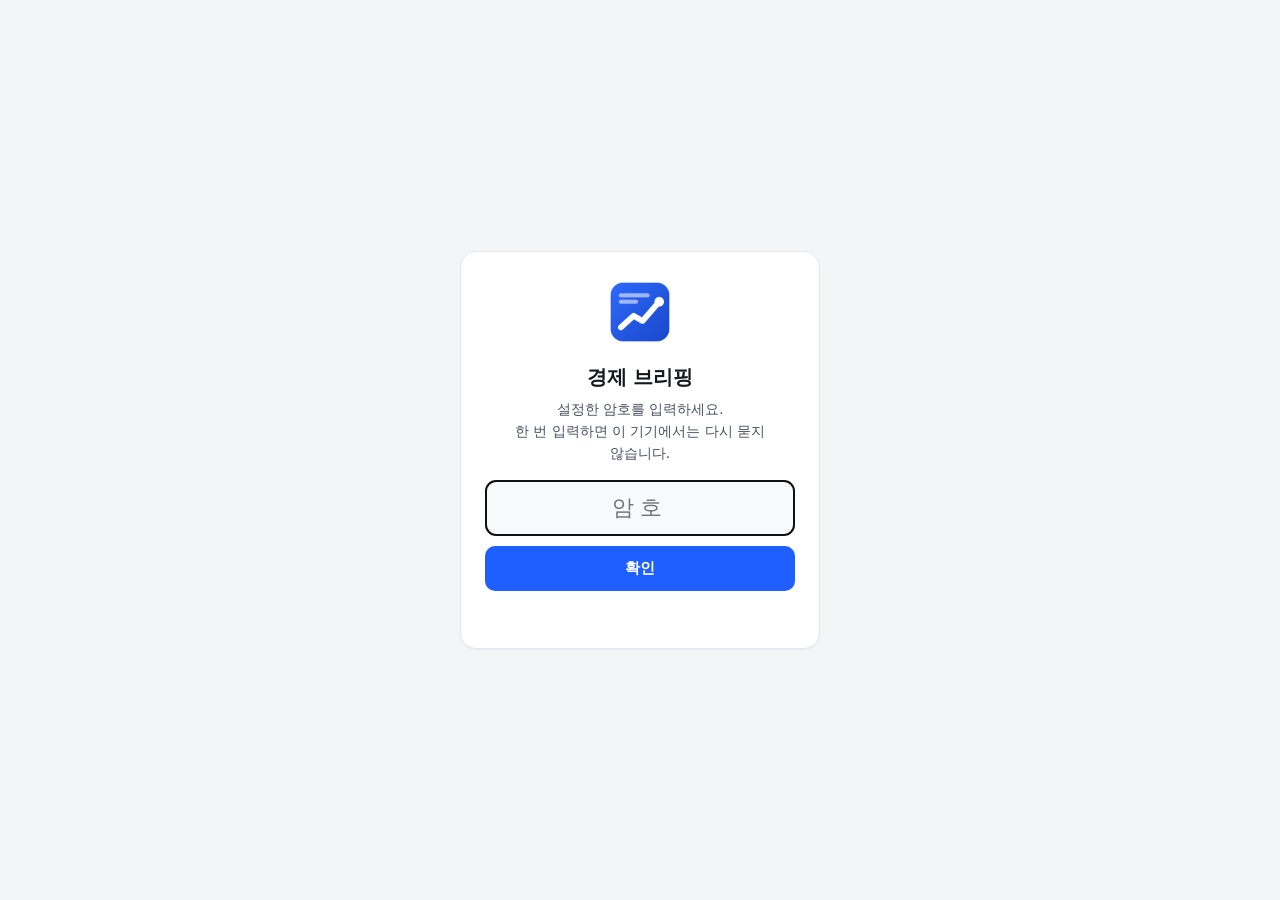
<file: index.html>
<!doctype html>
<html lang="ko">
<head>
  <meta charset="utf-8" />
  <meta name="viewport" content="width=device-width, initial-scale=1, viewport-fit=cover" />
  <meta name="theme-color" content="#1f5eff" />
  <title>경제 브리핑</title>
  <link rel="manifest" href="manifest.webmanifest" />
  <link rel="icon" href="icon.png" />
  <link rel="apple-touch-icon" href="icons/icon-192.png" />
  <link rel="stylesheet" href="style.css" />
  <script src="static-shim.js"></script>
</head>
<body>
  <div class="app">
    <header class="top">
      <div class="brand">
        <h1>경제 브리핑</h1>
        <span id="today" class="today"></span>
      </div>
      <nav class="tabs" role="tablist" aria-label="브리핑">
        <button class="tab" role="tab" data-tab="news" aria-selected="true">뉴스</button>
        <button class="tab" role="tab" data-tab="market" aria-selected="false">증시</button>
        <button class="tab" role="tab" data-tab="picks" aria-selected="false">종목</button>
      </nav>
      <div class="actions">
        <span id="updated" class="updated"></span>
        <button id="refresh" class="refresh" title="지금 탭의 브리핑을 새로 만듭니다">
          <svg viewBox="0 0 24 24" width="16" height="16" aria-hidden="true"><path fill="currentColor" d="M12 4a8 8 0 0 1 7.4 5H17v2h6V5h-2v2.3A10 10 0 0 0 2 12h2a8 8 0 0 1 8-8Zm8 8a8 8 0 0 1-14.9 4H7v-2H1v6h2v-2.3A10 10 0 0 0 22 12h-2Z"/></svg>
          <span>새로고침</span>
        </button>
      </div>
    </header>

    <main class="content">
      <div id="banner" class="banner" hidden></div>
      <section id="panel-news" class="panel" role="tabpanel"></section>
      <section id="panel-market" class="panel" role="tabpanel" hidden></section>
      <section id="panel-picks" class="panel" role="tabpanel" hidden></section>
    </main>

    <aside class="side">
      <nav class="side-tabs" role="tablist" aria-label="사이드">
        <button class="side-tab" role="tab" data-side="fx" aria-selected="true">환율</button>
        <button class="side-tab" role="tab" data-side="indices" aria-selected="false">지수</button>
        <button class="side-tab" role="tab" data-side="terms" aria-selected="false">용어</button>
      </nav>
      <section id="side-fx" class="side-panel">
        <ul id="fx" class="quotes"></ul>
        <p id="fx-meta" class="side-meta"></p>
      </section>
      <section id="side-indices" class="side-panel" hidden>
        <ul id="indices" class="quotes"></ul>
        <p id="indices-meta" class="side-meta"></p>
      </section>
      <section id="side-terms" class="side-panel" hidden>
        <div id="terms"></div>
      </section>
    </aside>
  </div>

  <!-- 핸드폰 화면에서만 보이는 하단 탭 -->
  <nav class="bottom-nav" aria-label="화면 전환">
    <button data-view="news"><span class="bn-ico" aria-hidden="true">📰</span>뉴스</button>
    <button data-view="market"><span class="bn-ico" aria-hidden="true">📈</span>증시</button>
    <button data-view="picks"><span class="bn-ico" aria-hidden="true">🎯</span>종목</button>
    <button data-view="quotes"><span class="bn-ico" aria-hidden="true">💱</span>시세</button>
    <button data-view="terms"><span class="bn-ico" aria-hidden="true">📖</span>용어</button>
  </nav>
  <script src="app.js"></script>
</body>
</html>
</file>
<file: style.css>
:root {
  --bg: #f4f5f7;
  --surface: #ffffff;
  --surface-2: #f8f9fb;
  --line: #e4e7ec;
  --text: #16181d;
  --text-2: #4a5160;
  --text-3: #8a91a0;
  --accent: #1f5eff;
  --accent-soft: #e8efff;
  --up: #e0343a;      /* 한국 시장 관례: 상승 빨강 */
  --up-soft: #fdecec;
  --down: #1d63d8;    /* 하락 파랑 */
  --down-soft: #e8f0fd;
  --flat-soft: #eef0f3;
  --kr: #16803c;
  --kr-soft: #e9f7ef;
  --shadow: 0 1px 2px rgba(16, 24, 40, .05);
  --radius: 12px;
}
@media (prefers-color-scheme: dark) {
  :root {
    --bg: #111317;
    --surface: #1a1d23;
    --surface-2: #20242b;
    --line: #2c313a;
    --text: #eceef2;
    --text-2: #b4bac6;
    --text-3: #7d8594;
    --accent: #6b9bff;
    --accent-soft: #1e2a45;
    --up: #ff6b6f;
    --up-soft: #3a1f22;
    --down: #6aa2ff;
    --down-soft: #1c2940;
    --flat-soft: #262a31;
    --kr: #5fd08a;
    --kr-soft: #173524;
    --shadow: none;
  }
}

* { box-sizing: border-box; }
html, body { height: 100%; }
body {
  margin: 0;
  background: var(--bg);
  color: var(--text);
  font: 14px/1.55 "Pretendard", "Malgun Gothic", "Apple SD Gothic Neo", system-ui, sans-serif;
  -webkit-font-smoothing: antialiased;
  word-break: keep-all;
  overflow-wrap: anywhere;
}
a { color: inherit; text-decoration: none; }
a:hover { color: var(--accent); }
button { font: inherit; }

.app {
  display: grid;
  grid-template-columns: minmax(0, 1fr) 300px;
  grid-template-rows: auto minmax(0, 1fr);
  grid-template-areas: "top top" "content side";
  height: 100vh;
}

/* ───── 상단 ───── */
.top {
  grid-area: top;
  display: flex;
  align-items: center;
  flex-wrap: wrap;
  gap: 10px 28px;
  padding: 14px 24px;
  background: var(--surface);
  border-bottom: 1px solid var(--line);
}
.brand { display: flex; align-items: baseline; gap: 10px; white-space: nowrap; }
.brand h1 { margin: 0; font-size: 18px; font-weight: 800; letter-spacing: -.3px; }
.today { color: var(--text-3); font-size: 13px; }

.tabs { display: flex; gap: 4px; background: var(--surface-2); padding: 4px; border-radius: 10px; border: 1px solid var(--line); }
.tab {
  border: 0; background: transparent; color: var(--text-2);
  padding: 6px 22px; border-radius: 7px; cursor: pointer; font-weight: 600; white-space: nowrap;
}
.tab[aria-selected="true"] { background: var(--surface); color: var(--text); box-shadow: 0 1px 3px rgba(0,0,0,.12); }

.actions { margin-left: auto; display: flex; align-items: center; gap: 12px; }
.updated { color: var(--text-3); font-size: 12.5px; white-space: nowrap; }
.refresh {
  display: inline-flex; align-items: center; gap: 6px;
  border: 1px solid var(--line); background: var(--surface); color: var(--text);
  padding: 6px 12px; border-radius: 8px; cursor: pointer; font-weight: 600; font-size: 13px; white-space: nowrap;
}
.refresh:hover { border-color: var(--accent); color: var(--accent); }
.refresh:disabled { opacity: .55; cursor: default; }
.refresh.spinning svg { animation: spin 1s linear infinite; }
@keyframes spin { to { transform: rotate(360deg); } }

/* ───── 본문 ───── */
.content { grid-area: content; overflow-y: auto; padding: 20px 24px 40px; }
.banner[hidden] { display: none; }
.banner {
  display: flex; align-items: center; gap: 10px;
  padding: 10px 14px; margin-bottom: 16px; border-radius: 10px;
  background: var(--accent-soft); color: var(--text); font-size: 13px;
}
.banner.error { background: var(--up-soft); }
.banner .dot { width: 8px; height: 8px; border-radius: 50%; background: var(--accent); animation: pulse 1.2s ease-in-out infinite; flex: none; }
.banner.error .dot { background: var(--up); animation: none; }
@keyframes pulse { 50% { opacity: .3; } }

.empty { padding: 60px 0; text-align: center; color: var(--text-3); }

/* 뉴스: 언론사 카드 */
.press-grid { display: grid; grid-template-columns: repeat(auto-fill, minmax(400px, 1fr)); gap: 16px; }
.press {
  background: var(--surface); border: 1px solid var(--line); border-radius: var(--radius);
  box-shadow: var(--shadow); overflow: hidden;
}
.press-head {
  display: flex; align-items: center; justify-content: space-between;
  padding: 12px 16px; border-bottom: 1px solid var(--line);
}
.press-head h3 { margin: 0; font-size: 15px; font-weight: 800; }
.press-head a { font-size: 12px; color: var(--text-3); }
.press ol { list-style: none; margin: 0; padding: 0; }
.press li { display: grid; grid-template-columns: 22px minmax(0, 1fr); gap: 10px; padding: 12px 16px; }
.press li + li { border-top: 1px solid var(--line); }
.rank { font-weight: 800; color: var(--accent); font-size: 15px; line-height: 1.4; text-align: center; }
.n-title { font-weight: 700; font-size: 14.5px; line-height: 1.45; display: block; }
.n-summary { margin: 4px 0 0; color: var(--text-2); font-size: 13px; }
.n-meta { margin-top: 4px; color: var(--text-3); font-size: 12px; }

/* 증시 */
.overview {
  background: var(--surface); border: 1px solid var(--line); border-top: 4px solid var(--accent);
  border-radius: var(--radius); padding: 18px 22px; margin-bottom: 18px; box-shadow: var(--shadow);
}
.ov-label { font-size: 12px; color: var(--accent); font-weight: 800; letter-spacing: .3px; }
.ov-headline { margin: 4px 0 8px; font-size: 20px; font-weight: 800; line-height: 1.4; letter-spacing: -.3px; }
.ov-recap { margin: 0; font-size: 14.5px; color: var(--text); line-height: 1.7; }
.ov-grid { display: grid; grid-template-columns: repeat(auto-fit, minmax(340px, 1fr)); gap: 14px 28px; margin-top: 16px; }
.ov-grid h4 { margin: 0 0 8px; font-size: 13px; color: var(--text-3); font-weight: 700; }
.ov-drivers, .ov-watch { margin: 0; padding: 0; list-style: none; display: grid; gap: 10px; }
.ov-drivers { counter-reset: d; }
.ov-drivers li { counter-increment: d; position: relative; padding-left: 26px; }
.ov-drivers li::before {
  content: counter(d); position: absolute; left: 0; top: 1px; width: 18px; height: 18px; border-radius: 50%;
  background: var(--accent-soft); color: var(--accent); font-size: 11px; font-weight: 800; display: grid; place-items: center;
}
.ov-drivers b, .ov-watch b { font-size: 14px; }
.ov-drivers p, .ov-watch p { margin: 2px 0 0; font-size: 13.5px; color: var(--text-2); line-height: 1.65; }
.ov-watch li { border-left: 3px solid var(--line); padding-left: 10px; }
.ov-watch .when { display: block; font-size: 12px; color: var(--accent); font-weight: 700; }
.ov-takeaway { margin: 16px 0 0; padding: 10px 14px; border-radius: 10px; background: var(--surface-2); font-size: 14px; line-height: 1.65; }
.ov-takeaway b { color: var(--accent); margin-right: 8px; }
.issues { display: grid; grid-template-columns: repeat(auto-fill, minmax(460px, 1fr)); gap: 14px; list-style: none; margin: 0; padding: 0; }
.issue {
  display: grid; grid-template-columns: 34px minmax(0, 1fr); gap: 12px;
  background: var(--surface); border: 1px solid var(--line); border-radius: var(--radius);
  padding: 14px 16px; box-shadow: var(--shadow);
}
.issue .rank { font-size: 22px; line-height: 1.2; }
.chips { display: flex; gap: 6px; margin-bottom: 4px; flex-wrap: wrap; }
.chip { font-size: 11.5px; font-weight: 700; padding: 1px 8px; border-radius: 999px; background: var(--flat-soft); color: var(--text-2); }
.chip.good { background: var(--up-soft); color: var(--up); }
.chip.bad { background: var(--down-soft); color: var(--down); }
.i-title { margin: 0; font-size: 15.5px; font-weight: 800; line-height: 1.4; }
.i-summary { margin: 6px 0 0; color: var(--text-2); font-size: 13.5px; }
.i-why { margin: 8px 0 0; font-size: 13px; padding: 7px 10px; border-radius: 8px; background: var(--surface-2); color: var(--text); }
.i-why::before { content: "나스닥 영향 · "; color: var(--text-3); font-weight: 600; }
.i-foot { margin-top: 8px; display: flex; flex-wrap: wrap; gap: 4px 12px; font-size: 12px; color: var(--text-3); }
.i-foot a { color: var(--accent); font-weight: 600; }
.i-foot .warn { color: var(--up); }

/* ───── 사이드 ───── */
.side {
  grid-area: side; overflow-y: auto;
  background: var(--surface); border-left: 1px solid var(--line);
  padding: 14px 16px 24px;
}
.side-tabs { display: grid; grid-template-columns: repeat(3, 1fr); gap: 2px; background: var(--surface-2); border: 1px solid var(--line); border-radius: 9px; padding: 3px; margin-bottom: 10px; }
.side-tab { border: 0; background: transparent; color: var(--text-2); padding: 5px 0; border-radius: 6px; cursor: pointer; font-weight: 600; font-size: 13px; }
.side-tab[aria-selected="true"] { background: var(--surface); color: var(--text); box-shadow: 0 1px 3px rgba(0,0,0,.12); }
.quotes { list-style: none; margin: 0; padding: 0; }
.quotes li + li { border-top: 1px solid var(--line); }
.quotes .q-group { font-size: 11.5px; font-weight: 700; color: var(--text-3); padding: 10px 2px 2px; border-top: 0 !important; }
.quotes a { display: block; padding: 9px 2px; }
.quotes a:hover { color: inherit; background: var(--surface-2); }
.q-row { display: flex; justify-content: space-between; align-items: baseline; gap: 8px; }
.q-name { font-size: 12.5px; color: var(--text-2); white-space: nowrap; }
.q-name b { color: var(--text); font-size: 13.5px; }
.q-name small { color: var(--text-3); font-weight: 400; }
.q-value { font-size: 16px; font-weight: 800; font-variant-numeric: tabular-nums; letter-spacing: -.2px; }
.live { color: var(--up); font-weight: 700; }
.fx-change { font-size: 12px; font-variant-numeric: tabular-nums; text-align: right; white-space: nowrap; }
.fx-change.up { color: var(--up); }
.fx-change.down { color: var(--down); }
.fx-change.flat { color: var(--text-3); }
.side-meta { margin: 10px 0 0; font-size: 11px; color: var(--text-3); line-height: 1.5; white-space: pre-line; }

.terms-title { margin: 6px 0 6px; font-size: 13px; font-weight: 800; }
.terms-title span { color: var(--accent); font-weight: 700; margin-left: 2px; }
.terms { list-style: none; margin: 0 0 14px; padding: 0; }
.terms li { padding: 10px 0; }
.terms li + li { border-top: 1px solid var(--line); }
.term-head { display: flex; justify-content: space-between; align-items: center; gap: 6px; }
.term-head b { font-size: 14px; }
.term-head .chip { font-size: 10.5px; white-space: nowrap; }
.term-exp { margin: 4px 0 0; font-size: 12.8px; line-height: 1.6; color: var(--text); }
.term-ctx { margin: 5px 0 0; font-size: 12px; line-height: 1.55; color: var(--text-2); padding-left: 8px; border-left: 2px solid var(--accent-soft); }
.term-src { margin: 3px 0 0; font-size: 11px; color: var(--text-3); }
.term-src::before { content: "출처 · "; }

/* ───── 종목 탭 ───── */
.disclaimer { margin: 0 0 8px; font-size: 12.5px; color: var(--text-2); background: var(--surface-2); border: 1px solid var(--line); border-radius: 10px; padding: 8px 12px; }
.picks-basis { margin: 0 0 14px; font-size: 12px; color: var(--text-3); }
.picks-note { margin: -6px 0 14px; font-size: 13px; color: var(--text-2); }
.no-picks { background: var(--surface); border: 1px dashed var(--line); border-radius: var(--radius); padding: 40px 24px; text-align: center; }
.no-picks b { font-size: 16px; }
.no-picks p { margin: 6px 0 0; color: var(--text-2); }
.picks { display: grid; grid-template-columns: repeat(auto-fill, minmax(460px, 1fr)); gap: 16px; }
.pick { background: var(--surface); border: 1px solid var(--line); border-radius: var(--radius); padding: 16px 18px; box-shadow: var(--shadow); }
.pick-head { display: flex; justify-content: space-between; gap: 12px; }
.pick-id h3 { margin: 2px 0 0; font-size: 18px; font-weight: 800; }
.pick-code { font-size: 12px; color: var(--text-3); }
.pick-price { text-align: right; }
.px-now { font-size: 20px; font-weight: 800; font-variant-numeric: tabular-nums; }
.px-when { font-size: 11.5px; color: var(--text-3); margin-top: 2px; }
.chip.us { background: var(--accent-soft); color: var(--accent); }
.chip.kr { background: var(--kr-soft); color: var(--kr); }
.pick-chart { display: grid; grid-template-columns: minmax(0, 1fr) auto; gap: 14px; align-items: center; margin: 12px 0 8px; padding: 8px 10px; background: var(--surface-2); border-radius: 10px; }
.spark { width: 100%; height: 64px; display: block; }
.spark path { fill: none; vector-effect: non-scaling-stroke; }
.spark .px { stroke-width: 2; }
.spark.up .px { stroke: var(--up); }
.spark.down .px { stroke: var(--down); }
.spark .ma { stroke: var(--text-3); stroke-width: 1; stroke-dasharray: 3 3; }
.pick-stats { display: grid; gap: 2px; font-size: 12px; color: var(--text-2); white-space: nowrap; font-variant-numeric: tabular-nums; }
.pick-stats .pos { color: var(--up); }
.pick-stats .neg { color: var(--down); }
.pick-issue { margin: 0 0 8px; font-size: 12.5px; color: var(--accent); font-weight: 600; }
.pick-body { margin: 0; display: grid; grid-template-columns: 84px minmax(0, 1fr); gap: 8px 12px; }
.pick-body dt { font-size: 12.5px; font-weight: 700; color: var(--text-3); display: flex; flex-direction: column; gap: 4px; align-items: flex-start; }
.pick-body dd { margin: 0; font-size: 13.5px; line-height: 1.65; color: var(--text); }
.pick-body .buy { background: var(--accent-soft); border-radius: 8px; padding: 8px 10px; }
.pick-body .buy p { margin: 2px 0 0; }
.zone { font-weight: 800; font-size: 15px; font-variant-numeric: tabular-nums; }
.recheck { font-size: 12.5px; color: var(--text-2); }

/* 스켈레톤 */
.skeleton { height: 14px; border-radius: 6px; background: linear-gradient(90deg, var(--surface-2), var(--line), var(--surface-2)); background-size: 200% 100%; animation: shimmer 1.4s infinite; margin: 8px 0; }
@keyframes shimmer { to { background-position: -200% 0; } }

@media (max-width: 900px) {
  .app { grid-template-columns: minmax(0, 1fr); grid-template-areas: "top" "side" "content"; grid-template-rows: auto auto minmax(0, 1fr); }
  .side { border-left: 0; border-bottom: 1px solid var(--line); }
  .press-grid, .issues, .picks { grid-template-columns: minmax(0, 1fr); }
  .app { height: auto; min-height: 100vh; }
  .content { overflow: visible; padding: 16px; }
  .top { padding: 12px 16px; }
}

/* ───── 핸드폰 하단 탭 (넓은 화면에서는 숨김) ───── */
.bottom-nav { display: none; }

@media (max-width: 760px) {
  body { font-size: 15px; }
  .app { display: block; height: auto; min-height: 100vh; padding-bottom: calc(64px + env(safe-area-inset-bottom)); }

  .top {
    position: sticky; top: 0; z-index: 10;
    flex-wrap: nowrap; gap: 8px; padding: 10px 14px; padding-top: calc(10px + env(safe-area-inset-top));
  }
  .top .tabs { display: none; }
  .brand h1 { font-size: 17px; }
  .today { font-size: 12px; }
  .actions { gap: 8px; }
  .updated { font-size: 11.5px; }
  .refresh { padding: 6px 9px; }
  .refresh span { display: none; }

  .content { padding: 12px 12px 20px; overflow: visible; }
  .banner { font-size: 12.5px; }

  /* 시세·용어 화면에서는 본문 대신 사이드 내용을 전체 화면으로 */
  body[data-view="quotes"] .content, body[data-view="terms"] .content { display: none; }
  body:not([data-view="quotes"]):not([data-view="terms"]) .side { display: none; }
  body[data-view="quotes"] .refresh, body[data-view="terms"] .refresh,
  body[data-view="quotes"] .updated, body[data-view="terms"] .updated { display: none; }
  .side { border: 0; background: transparent; padding: 12px 12px 20px; overflow: visible; }
  .side-tabs { display: none; }
  body[data-view="quotes"] #side-fx, body[data-view="quotes"] #side-indices { display: block; }
  body[data-view="quotes"] #side-terms { display: none; }
  body[data-view="terms"] #side-terms { display: block; }
  body[data-view="terms"] #side-fx, body[data-view="terms"] #side-indices { display: none; }
  body[data-view="quotes"] .side-panel {
    background: var(--surface); border: 1px solid var(--line); border-radius: var(--radius); padding: 4px 14px 12px; margin-bottom: 12px;
  }
  body[data-view="quotes"] #side-fx::before { content: "환율"; display: block; font-weight: 800; font-size: 15px; padding: 12px 0 2px; }
  body[data-view="quotes"] #side-indices::before { content: "지수"; display: block; font-weight: 800; font-size: 15px; padding: 12px 0 0; }
  .q-value { font-size: 18px; }
  .q-name b { font-size: 15px; }
  .fx-change { font-size: 13px; }
  .terms li { background: var(--surface); border: 1px solid var(--line) !important; border-radius: 12px; padding: 12px 14px; margin-bottom: 8px; }
  .terms-title { font-size: 15px; margin: 8px 2px; }
  .term-exp { font-size: 14px; }
  .term-ctx { font-size: 13px; }

  .bottom-nav {
    display: grid; grid-template-columns: repeat(5, 1fr);
    position: fixed; left: 0; right: 0; bottom: 0; z-index: 20;
    background: var(--surface); border-top: 1px solid var(--line);
    padding-bottom: env(safe-area-inset-bottom);
  }
  .bottom-nav button {
    border: 0; background: transparent; color: var(--text-3);
    display: flex; flex-direction: column; align-items: center; gap: 1px;
    padding: 7px 0 8px; font: inherit; font-size: 11.5px; font-weight: 600; cursor: pointer;
  }
  .bn-ico { font-size: 19px; line-height: 1.2; filter: grayscale(1); opacity: .6; }
  .bottom-nav button[aria-current="true"] { color: var(--accent); }
  .bottom-nav button[aria-current="true"] .bn-ico { filter: none; opacity: 1; }

  /* 카드 여백·글자 */
  .press-grid, .issues, .picks { gap: 10px; }
  .press li { padding: 12px 14px; }
  .n-title { font-size: 15.5px; }
  .n-summary { font-size: 14px; line-height: 1.6; }
  .overview { padding: 14px 16px; }
  .ov-headline { font-size: 18px; }
  .ov-grid { grid-template-columns: minmax(0, 1fr); }
  .issue { grid-template-columns: 26px minmax(0, 1fr); gap: 8px; padding: 12px 14px; }
  .issue .rank { font-size: 19px; }
  .i-summary, .i-why { font-size: 14px; }
  .pick { padding: 14px; }
  .pick-chart { grid-template-columns: minmax(0, 1fr); }
  .pick-stats { grid-template-columns: repeat(2, auto); justify-content: space-between; }
  .pick-body { grid-template-columns: minmax(0, 1fr); gap: 2px; }
  .pick-body dt { flex-direction: row; align-items: center; margin-top: 10px; }
  .pick-body dd { font-size: 14px; }
  a:hover { color: inherit; }
}

/* ───── PIN 입력 화면 ───── */
.login-body { display: grid; place-items: center; min-height: 100vh; padding: 24px; }
.login-card {
  width: min(360px, 100%); background: var(--surface); border: 1px solid var(--line); border-radius: 16px;
  padding: 28px 24px; text-align: center; box-shadow: var(--shadow);
}
.login-card img { border-radius: 14px; }
.login-card h1 { margin: 12px 0 6px; font-size: 20px; }
.login-card p { margin: 0 0 16px; color: var(--text-2); font-size: 13.5px; line-height: 1.6; }
.login-card input {
  width: 100%; font: inherit; font-size: 22px; letter-spacing: 6px; text-align: center;
  padding: 10px; border: 1px solid var(--line); border-radius: 10px; background: var(--surface-2); color: var(--text);
}
.login-card button {
  width: 100%; margin-top: 10px; font: inherit; font-weight: 700; font-size: 15px; padding: 11px;
  border: 0; border-radius: 10px; background: var(--accent); color: #fff; cursor: pointer;
}
.login-err { color: var(--up); min-height: 1.4em; margin: 10px 0 0 !important; }
</file>
